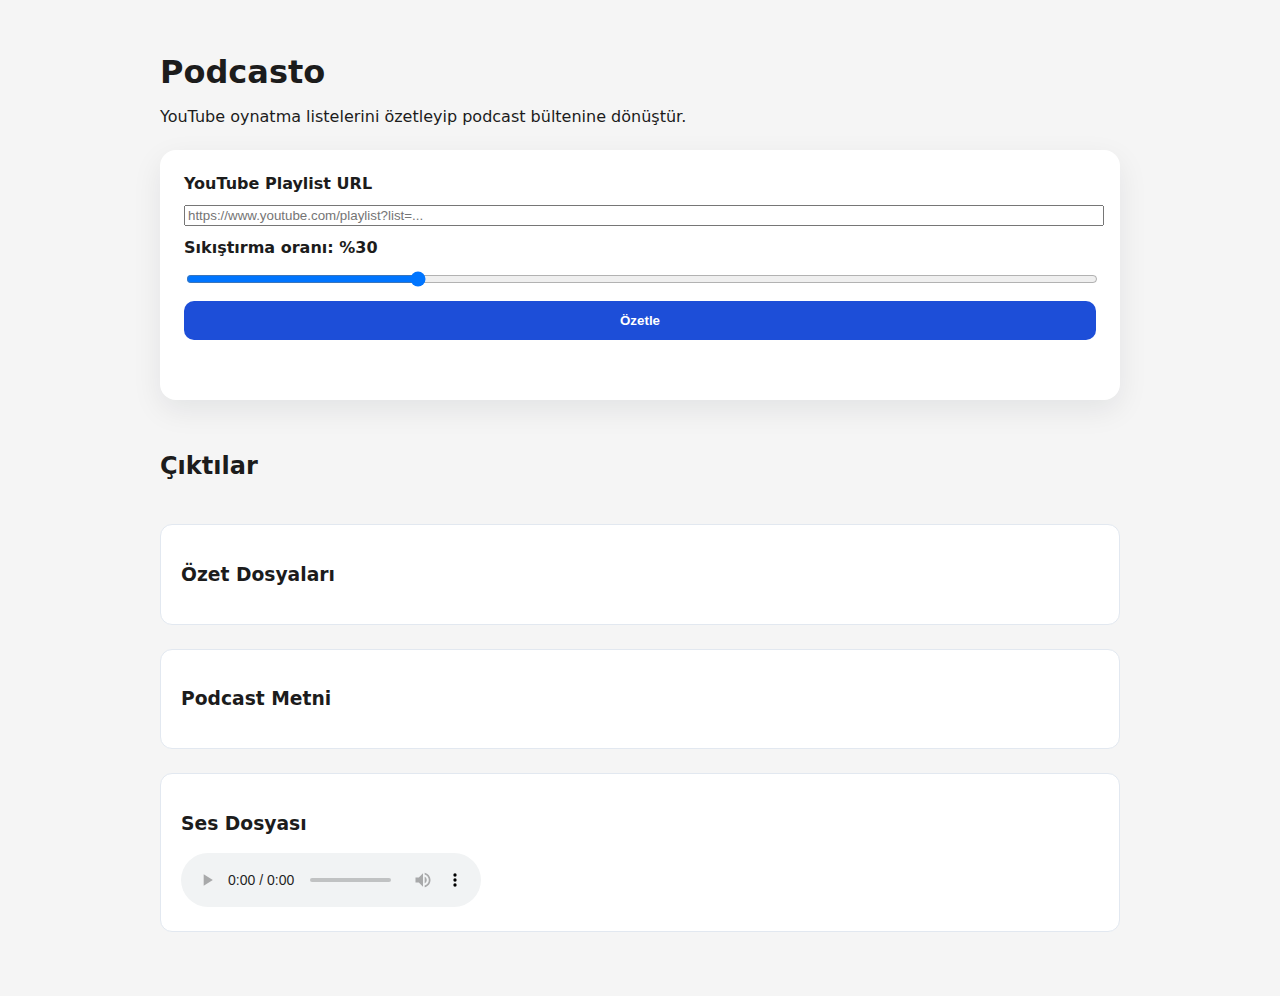
<file: static/index.html>
<!DOCTYPE html>
<html lang="tr">
  <head>
    <meta charset="UTF-8" />
    <meta name="viewport" content="width=device-width, initial-scale=1.0" />
    <title>Podcasto</title>
    <link rel="stylesheet" href="/static/styles.css" />
  </head>
  <body>
    <main class="container">
      <header>
        <h1>Podcasto</h1>
        <p>YouTube oynatma listelerini özetleyip podcast bültenine dönüştür.</p>
      </header>

      <section class="card">
        <label for="playlist">YouTube Playlist URL</label>
        <input id="playlist" type="url" placeholder="https://www.youtube.com/playlist?list=..." />

        <label for="compress">
          Sıkıştırma oranı: <span id="compress-value">%30</span>
        </label>
        <input id="compress" type="range" min="10" max="90" step="5" value="30" />

        <button id="run">Özetle</button>
        <div id="status" class="status"></div>
      </section>

      <section class="results">
        <h2>Çıktılar</h2>
        <div class="result-block">
          <h3>Özet Dosyaları</h3>
          <ul id="summary-list"></ul>
        </div>
        <div class="result-block">
          <h3>Podcast Metni</h3>
          <pre id="podcast-script"></pre>
        </div>
        <div class="result-block">
          <h3>Ses Dosyası</h3>
          <audio id="audio" controls></audio>
        </div>
      </section>
    </main>
    <script src="/static/app.js"></script>
  </body>
</html>
</file>
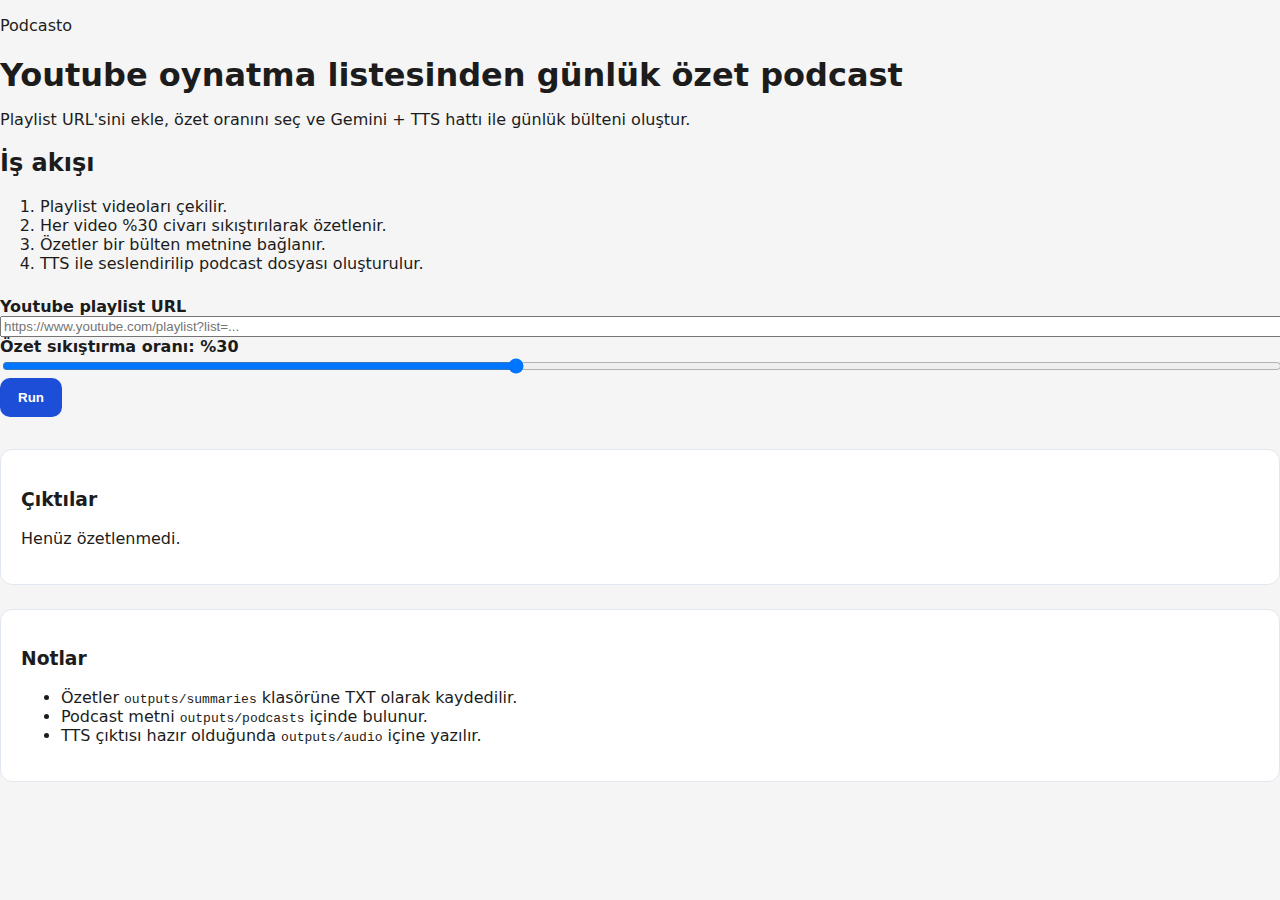
<file: web/index.html>
<!doctype html>
<html lang="tr">
  <head>
    <meta charset="UTF-8" />
    <meta name="viewport" content="width=device-width, initial-scale=1.0" />
    <title>Podcasto · Playlistten Günlük Özet</title>
    <link rel="stylesheet" href="/static/styles.css" />
  </head>
  <body>
    <main class="page">
      <header class="hero">
        <div>
          <p class="eyebrow">Podcasto</p>
          <h1>Youtube oynatma listesinden günlük özet podcast</h1>
          <p class="subhead">
            Playlist URL'sini ekle, özet oranını seç ve Gemini + TTS hattı ile günlük
            bülteni oluştur.
          </p>
        </div>
        <div class="status-card">
          <h2>İş akışı</h2>
          <ol>
            <li>Playlist videoları çekilir.</li>
            <li>Her video %30 civarı sıkıştırılarak özetlenir.</li>
            <li>Özetler bir bülten metnine bağlanır.</li>
            <li>TTS ile seslendirilip podcast dosyası oluşturulur.</li>
          </ol>
        </div>
      </header>

      <section class="panel">
        <form id="playlist-form">
          <label class="field">
            <span>Youtube playlist URL</span>
            <input
              type="url"
              name="playlist_url"
              placeholder="https://www.youtube.com/playlist?list=..."
              required
            />
          </label>

          <label class="field">
            <span>Özet sıkıştırma oranı: <strong id="ratio-value">%30</strong></span>
            <input
              id="ratio"
              type="range"
              min="10"
              max="60"
              step="5"
              value="30"
            />
          </label>

          <button type="submit">Run</button>
        </form>

        <div class="results" aria-live="polite">
          <div class="result-block">
            <h3>Çıktılar</h3>
            <p id="summary-count">Henüz özetlenmedi.</p>
            <p id="script-path"></p>
            <p id="audio-path"></p>
          </div>
          <div class="result-block hint">
            <h3>Notlar</h3>
            <ul>
              <li>Özetler <code>outputs/summaries</code> klasörüne TXT olarak kaydedilir.</li>
              <li>Podcast metni <code>outputs/podcasts</code> içinde bulunur.</li>
              <li>TTS çıktısı hazır olduğunda <code>outputs/audio</code> içine yazılır.</li>
            </ul>
          </div>
        </div>
      </section>
    </main>

    <script src="/static/app.js"></script>
  </body>
</html>
</file>
<file: static/styles.css>
:root {
  font-family: "Inter", system-ui, sans-serif;
  color: #1c1c1c;
  background: #f5f5f5;
}

body {
  margin: 0;
}

.container {
  max-width: 960px;
  margin: 0 auto;
  padding: 32px 24px 64px;
}

header {
  margin-bottom: 24px;
}

h1 {
  margin-bottom: 4px;
}

.card {
  background: #ffffff;
  padding: 24px;
  border-radius: 16px;
  box-shadow: 0 10px 30px rgba(15, 23, 42, 0.08);
  display: grid;
  gap: 12px;
}

label {
  font-weight: 600;
}

input[type="url"],
input[type="range"] {
  width: 100%;
}

button {
  padding: 12px 18px;
  border: none;
  background: #1d4ed8;
  color: white;
  border-radius: 10px;
  font-weight: 600;
  cursor: pointer;
}

button:disabled {
  opacity: 0.6;
  cursor: not-allowed;
}

.status {
  min-height: 24px;
  font-weight: 600;
  color: #1d4ed8;
}

.results {
  margin-top: 32px;
  display: grid;
  gap: 24px;
}

.result-block {
  background: #ffffff;
  padding: 20px;
  border-radius: 12px;
  border: 1px solid #e2e8f0;
}

pre {
  white-space: pre-wrap;
}
</file>
